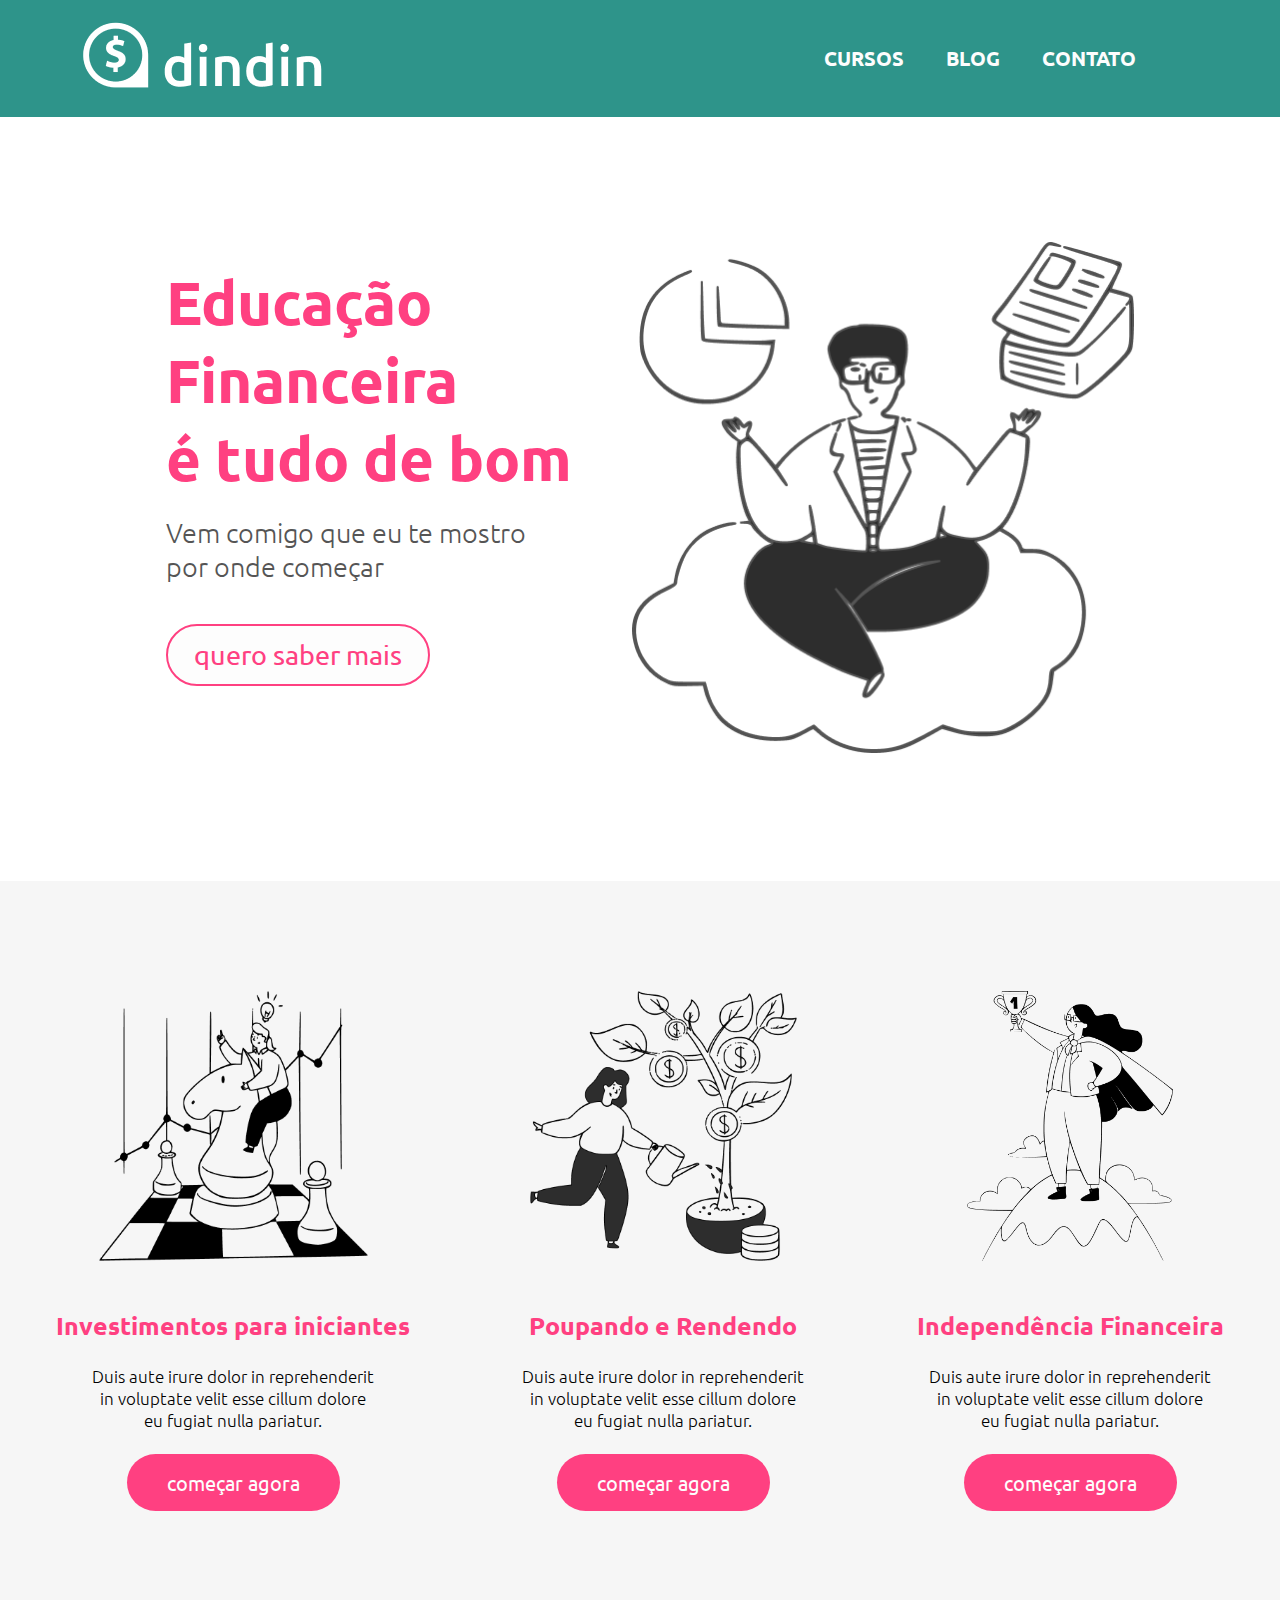
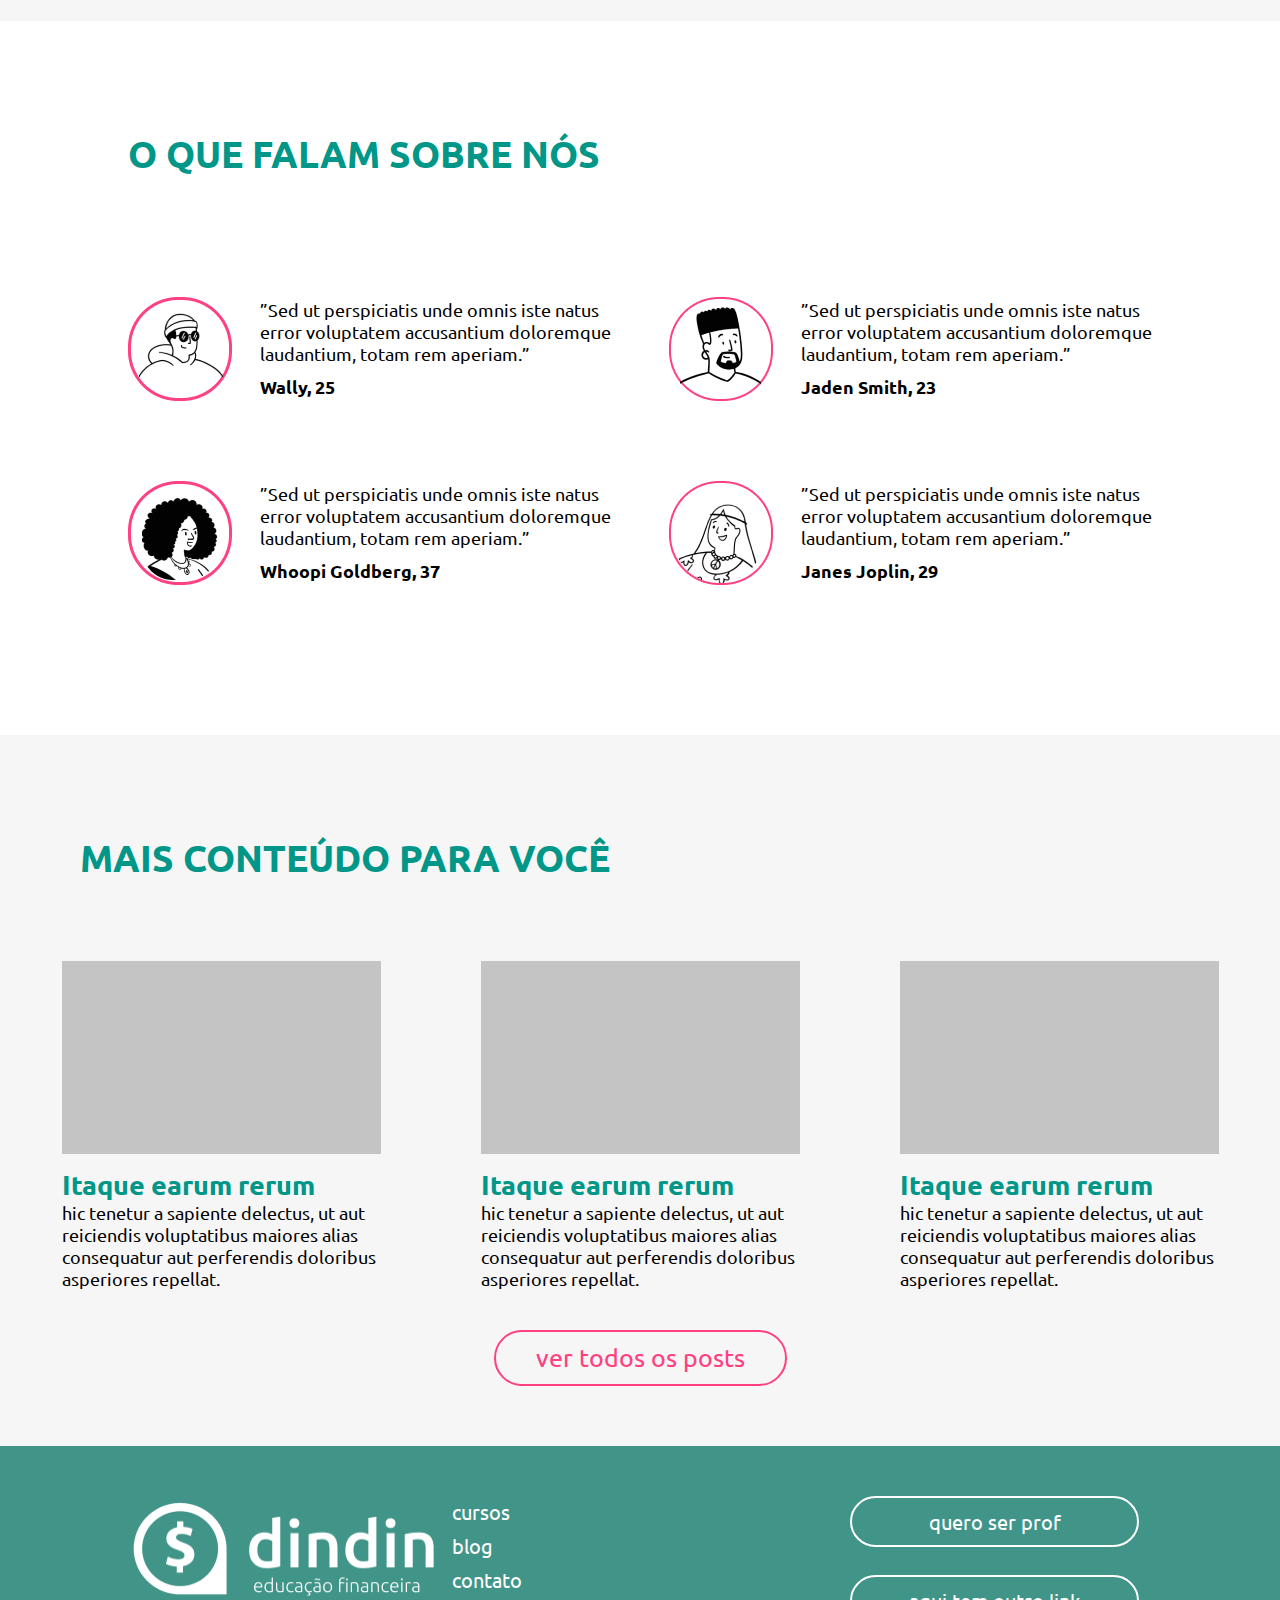
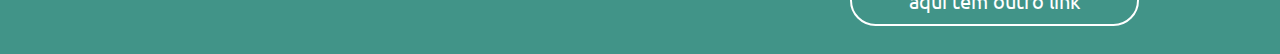
<file: index.html>
<!DOCTYPE html>
<html lang="pt-br">
  <head>
    <meta charset="utf-8" />
    <title>Dindin - Home</title>
    <meta name="viewport" content="width=device-width, initial-scale=1" />
    <link rel="stylesheet" href="src/style.css" />
    <link rel="preconnect" href="https://fonts.googleapis.com" />
    <link rel="preconnect" href="https://fonts.gstatic.com" crossorigin />
    <link
      href="https://fonts.googleapis.com/css2?family=Ubuntu:wght@300;400;700&display=swap"
      rel="stylesheet"
    />
  </head>
  <body>
    <header>
      <div id="logo">
        <a href="index.html"
          ><img src="src/imagens/logo-header.png" alt="logo dindin"
        /></a>
      </div>

      <ul>
        <li>
          <a href="cursos.html">CURSOS</a>
        </li>

        <li>
          <a href="blog.html">BLOG</a>
        </li>

        <li>
          <a href="contato.html">CONTATO</a>
        </li>
      </ul>
    </header>
    <main>
      <section id="home">
        <div id="home-texto">
          <h1>Educação<br />Financeira<br />é tudo de bom</h1>
          <h6>Vem comigo que eu te mostro<br />por onde começar</h6>
          <button>quero saber mais</button>
        </div>
        <div id="home-imagem">
          <img src="src/imagens/ilustra-banner.png" />
        </div>
      </section>

      <section id="cursos">
        <div class="curso">
          <img src="src/imagens/ilustra-poupando.png" />
          <h1>Investimentos para iniciantes</h1>
          <p>
            Duis aute irure dolor in reprehenderit<br />in voluptate velit esse
            cillum dolore<br />eu fugiat nulla pariatur.
          </p>
          <a href="./curso.html">
            <button>começar agora</button>
          </a>
        </div>
        <div class="curso">
          <img src="src/imagens/ilustra-investimento.png" />
          <h1>Poupando e Rendendo</h1>
          <p>
            Duis aute irure dolor in reprehenderit<br />in voluptate velit esse
            cillum dolore<br />eu fugiat nulla pariatur.
          </p>
          <button>começar agora</button>
        </div>
        <div class="curso curso-03">
          <img src="src/imagens/ilustra-independencia.png" />
          <h1>Independência Financeira</h1>
          <p>
            Duis aute irure dolor in reprehenderit<br />in voluptate velit esse
            cillum dolore<br />eu fugiat nulla pariatur.
          </p>
          <button>começar agora</button>
        </div>
      </section>

      <section id="reviews">
        <div id="reviews-header">
          <h1>O QUE FALAM SOBRE NÓS</h1>
        </div>
        <div id="reviews-container">
          <div class="review">
            <img src="src/imagens/icon-wally.png" />
            <div class="review-text">
              <p>
                ”Sed ut perspiciatis unde omnis iste natus<br />error voluptatem
                accusantium doloremque<br />laudantium, totam rem aperiam.”
              </p>
              <h6>Wally, 25</h6>
            </div>
          </div>
          <div class="review">
            <img src="src/imagens/icon-jaden.png" />
            <div class="review-text">
              <p>
                ”Sed ut perspiciatis unde omnis iste natus<br />error voluptatem
                accusantium doloremque<br />laudantium, totam rem aperiam.”
              </p>
              <h6>Jaden Smith, 23</h6>
            </div>
          </div>
          <div class="review">
            <img src="src/imagens/icon-whoopi.png" />
            <div class="review-text">
              <p>
                ”Sed ut perspiciatis unde omnis iste natus<br />error voluptatem
                accusantium doloremque<br />laudantium, totam rem aperiam.”
              </p>
              <h6>Whoopi Goldberg, 37</h6>
            </div>
          </div>
          <div class="review">
            <img src="src/imagens/icon-jane.png" />
            <div class="review-text">
              <p>
                ”Sed ut perspiciatis unde omnis iste natus<br />error voluptatem
                accusantium doloremque<br />laudantium, totam rem aperiam.”
              </p>
              <h6>Janes Joplin, 29</h6>
            </div>
          </div>
        </div>
      </section>

      <section id="posts">
        <div id="posts-header">
          <h1>MAIS CONTEÚDO PARA VOCÊ</h1>
        </div>
        <div id="posts-container">
          <div class="postagem">
            <img src="src/imagens/rectangle-16.png" />
            <h1>Itaque earum rerum</h1>
            <p>
              hic tenetur a sapiente delectus, ut aut<br />reiciendis
              voluptatibus maiores alias<br />consequatur aut perferendis
              doloribus<br />asperiores repellat.
            </p>
          </div>
          <div class="postagem">
            <img src="src/imagens/rectangle-16.png" />
            <h1>Itaque earum rerum</h1>
            <p>
              hic tenetur a sapiente delectus, ut aut<br />reiciendis
              voluptatibus maiores alias<br />consequatur aut perferendis
              doloribus<br />asperiores repellat.
            </p>
          </div>
          <div class="postagem">
            <img src="src/imagens/rectangle-16.png" />
            <h1>Itaque earum rerum</h1>
            <p>
              hic tenetur a sapiente delectus, ut aut<br />reiciendis
              voluptatibus maiores alias<br />consequatur aut perferendis
              doloribus<br />asperiores repellat.
            </p>
          </div>
        </div>
        <div class="btn-vermelho-vazio">
          <a href="./post.html"> <button>ver todos os posts</button></a>
        </div>
      </section>
    </main>
    <footer>
      <a href="#logo">
        <img
          src="src/imagens/logo-footer.png"
          alt="logo dindin"
          class="logo-footer"
        />
      </a>

      <div class="links">
        <ul>
          <li>
            <a href="cursos.html">cursos</a>
          </li>

          <li>
            <a href="blog.html">blog</a>
          </li>

          <li>
            <a href="contato.html">contato</a>
          </li>
        </ul>
      </div>

      <div class="buttons">
        <button>
          <a href="#">quero ser prof</a>
        </button>
        <button>
          <a href="#">aqui tem outro link</a>
        </button>
      </div>
    </footer>

    <script src="" async defer></script>
  </body>
</html>
</file>
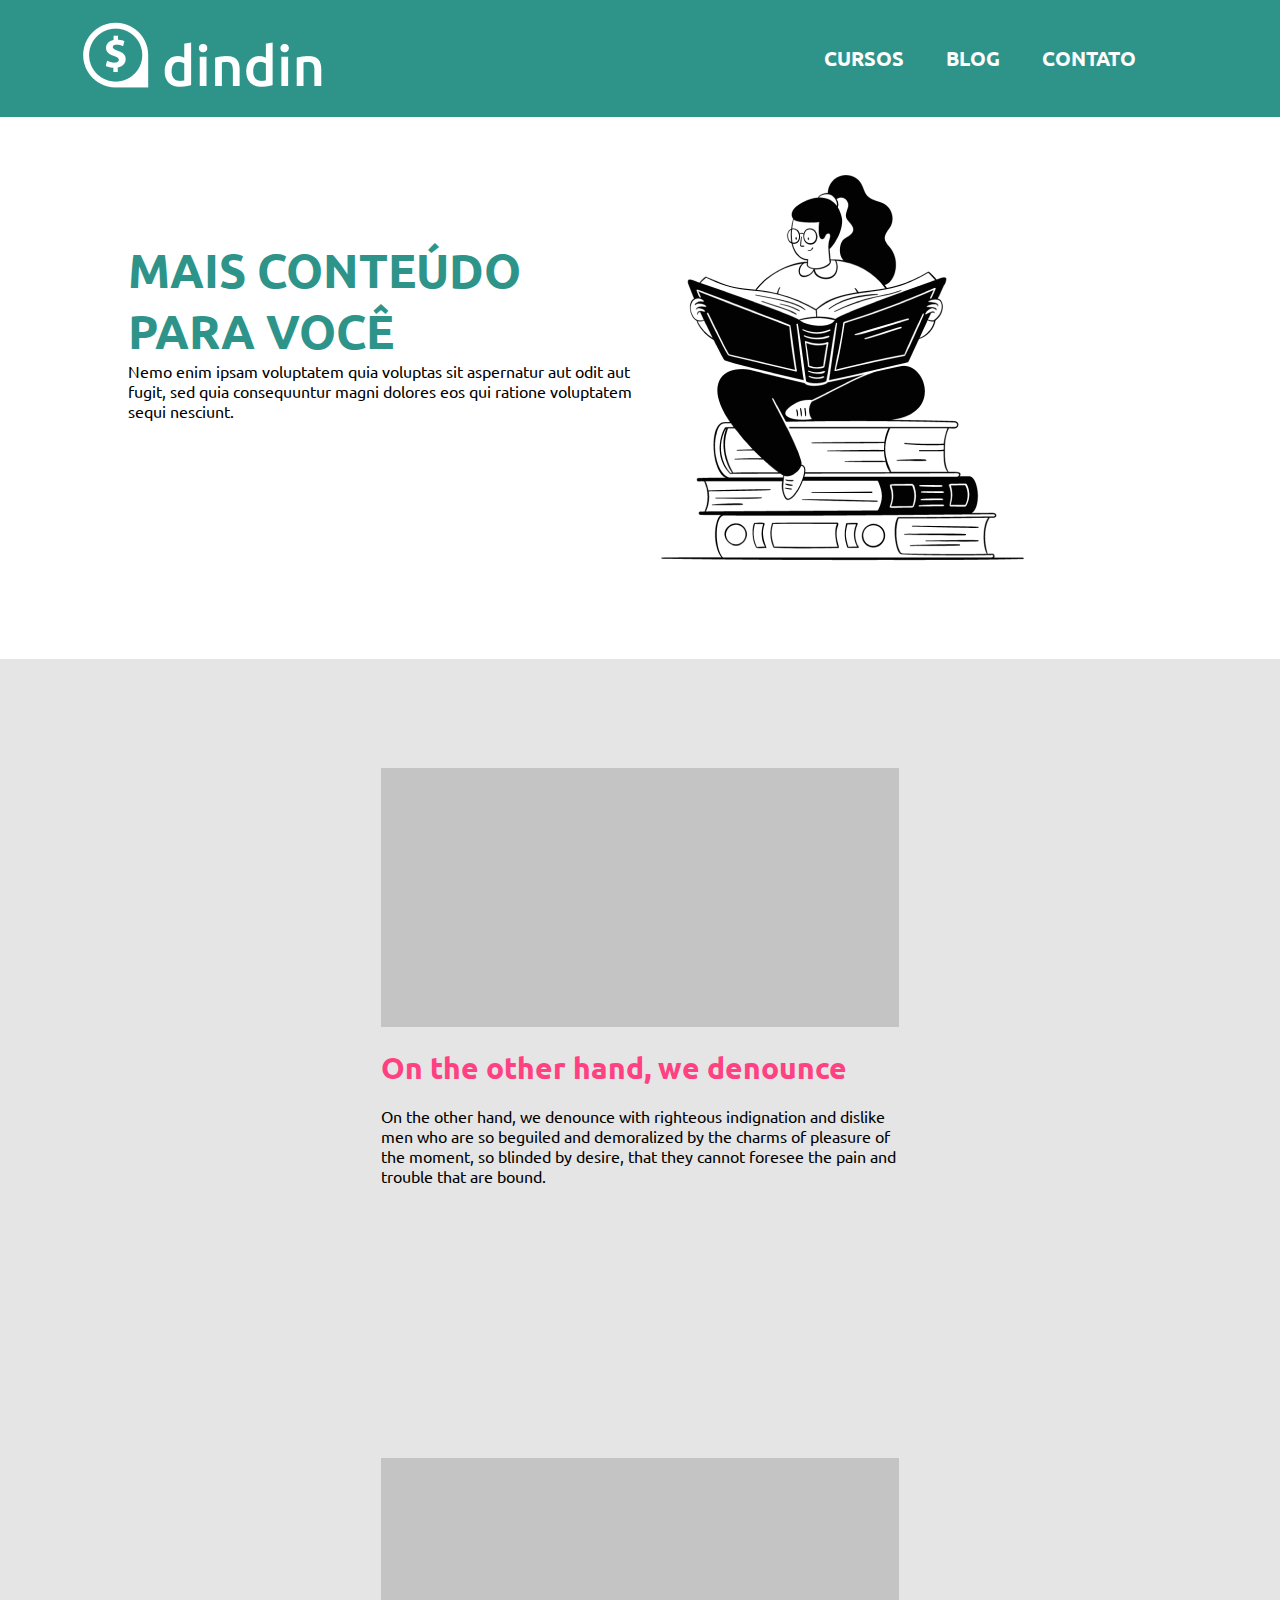
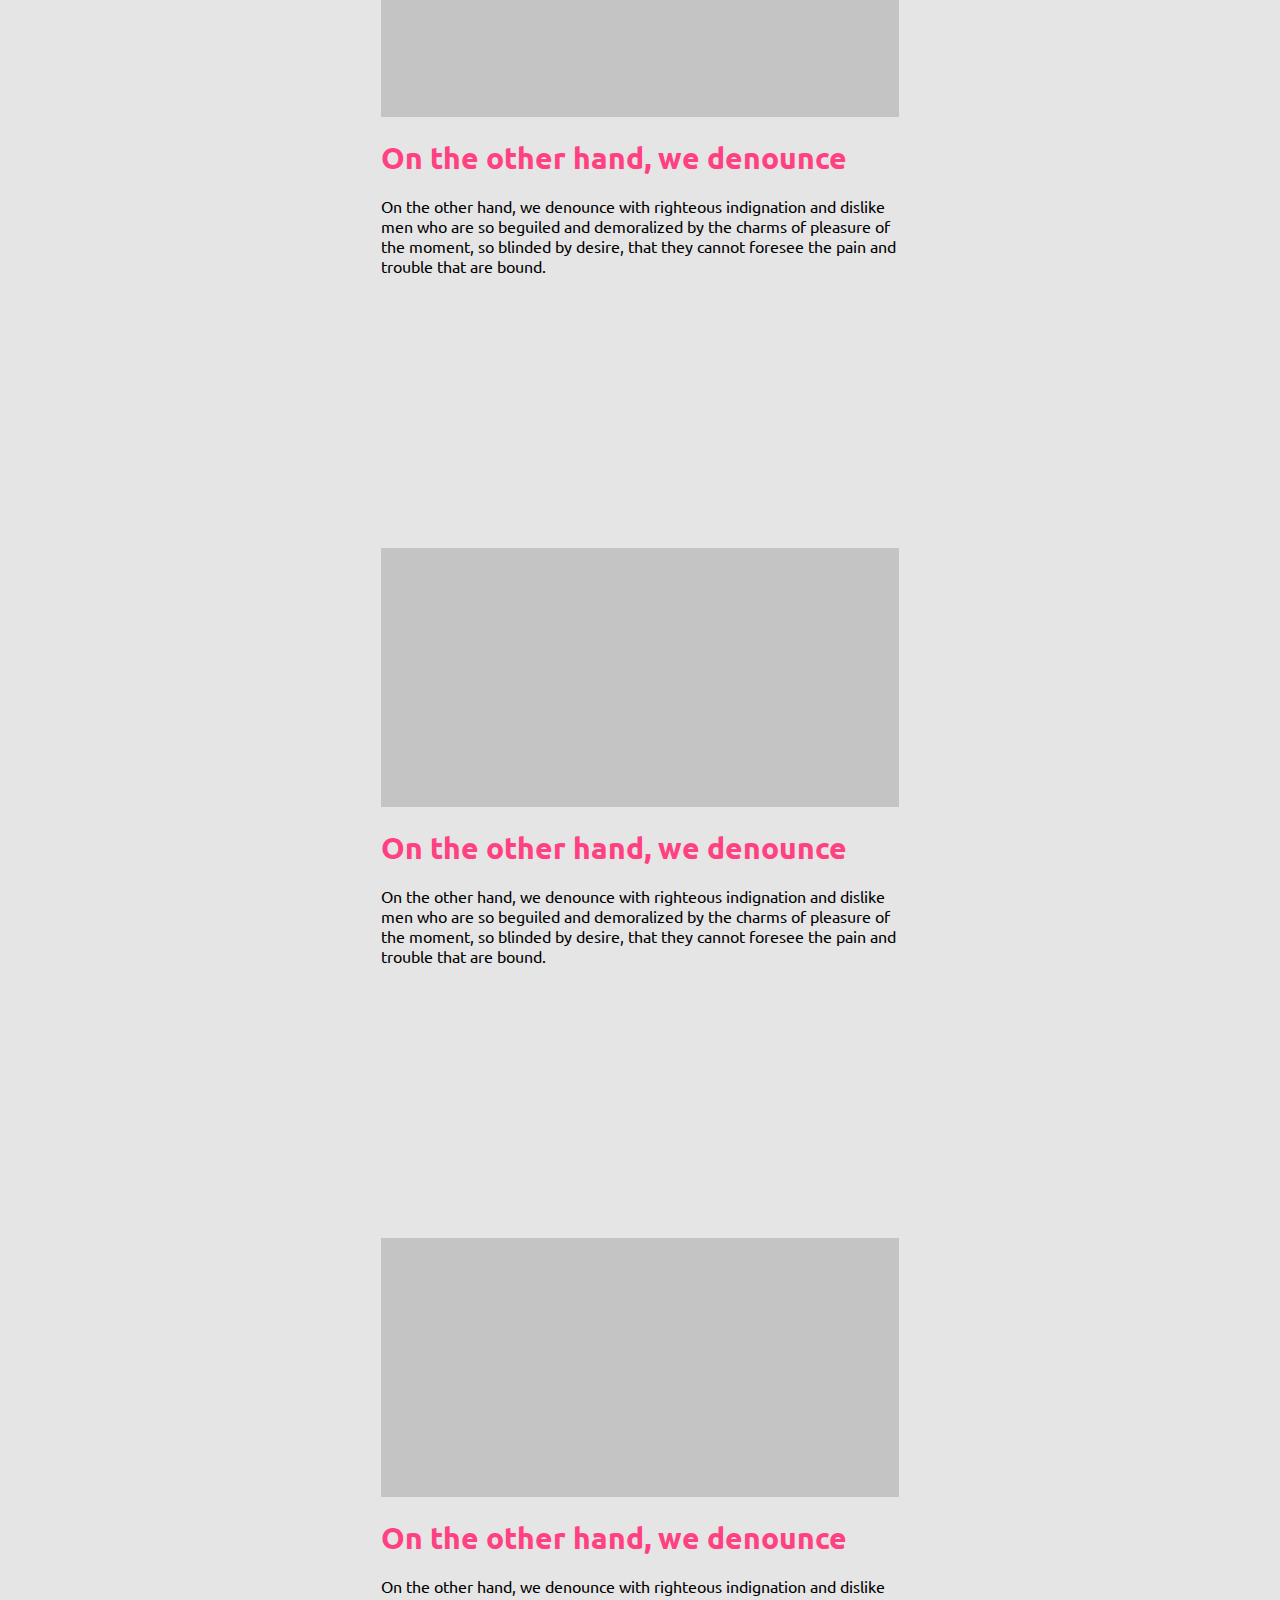
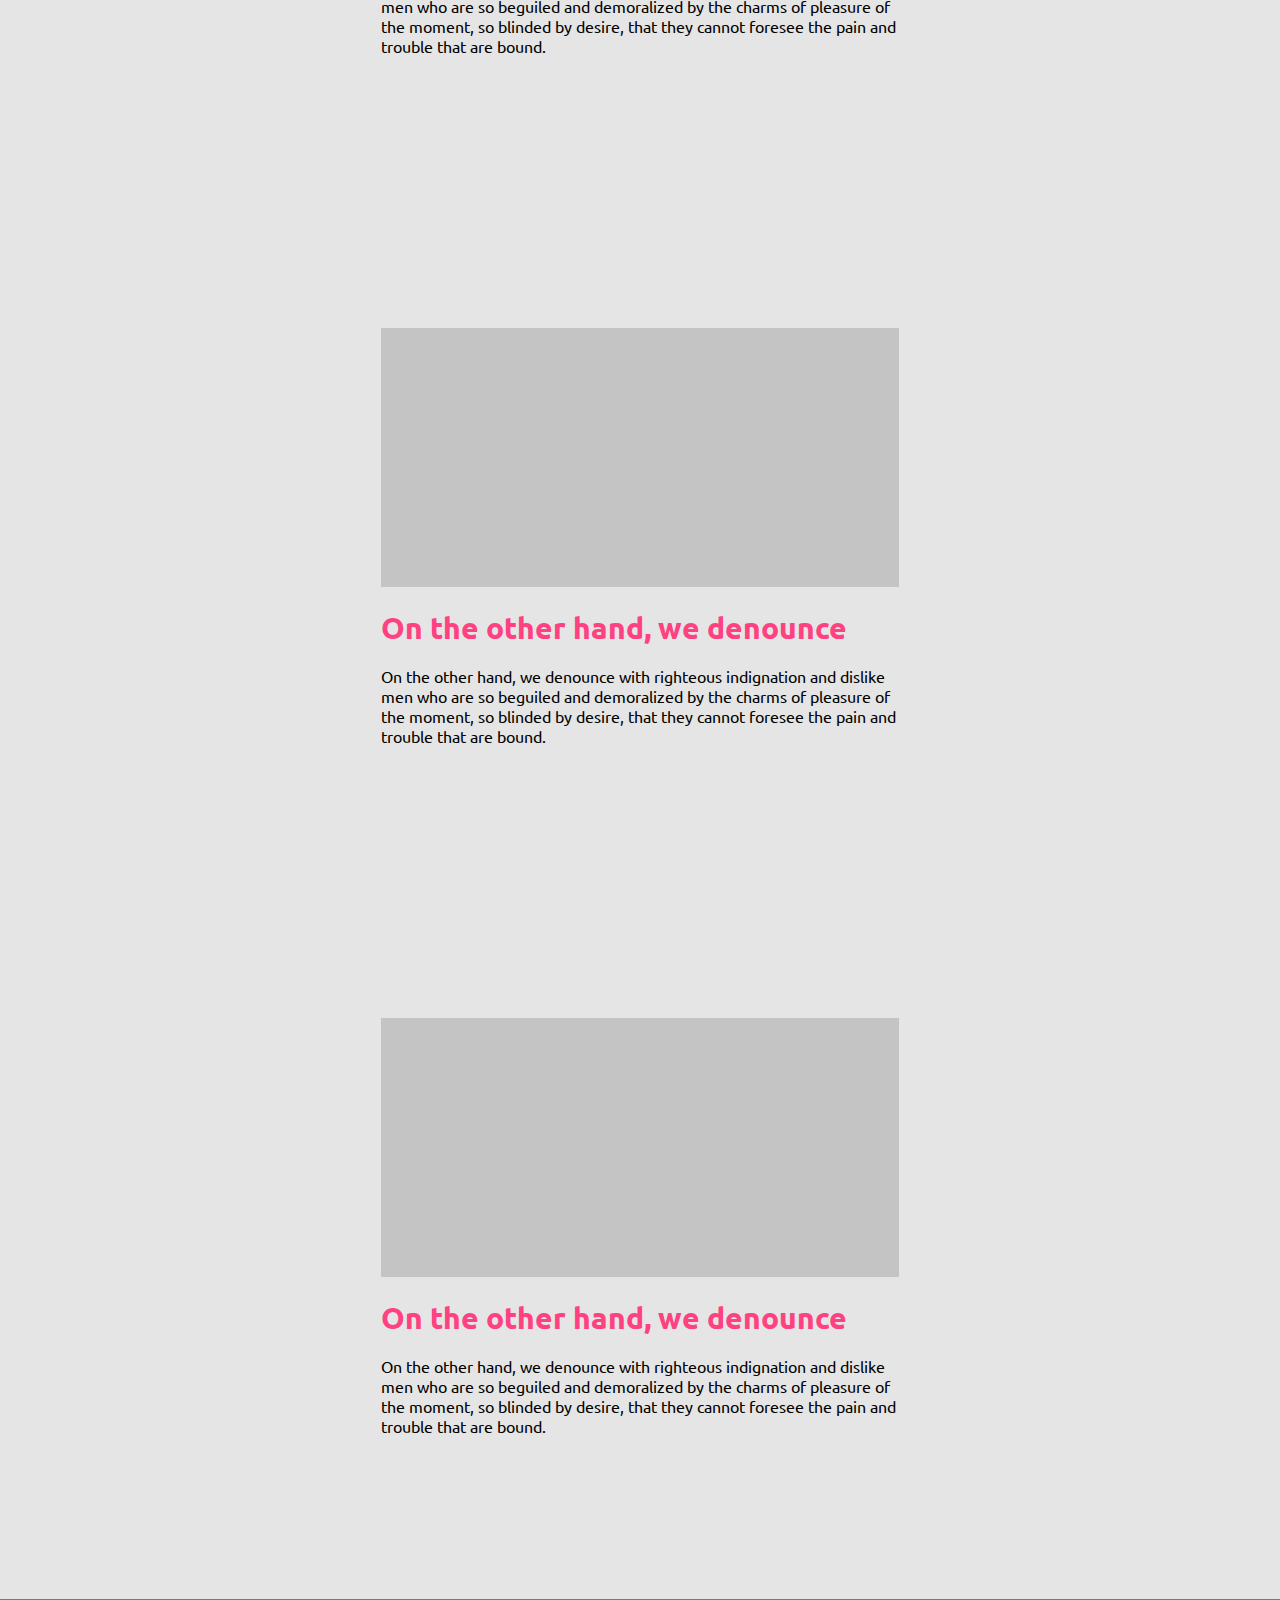
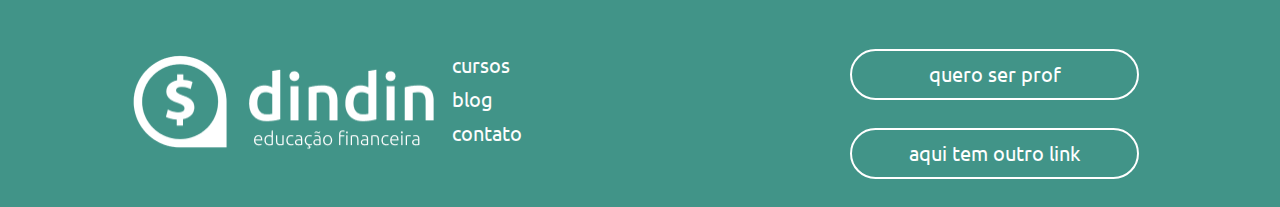
<file: blog.html>
<!DOCTYPE html>
<html lang="pt_BR">
  <head>
    <meta charset="utf-8">
    <title>Dindin - Blog</title>
    <meta name="viewport" content="width=device-width, initial-scale=1">
    <link rel="stylesheet" href="src/style.css">
    <link rel="preconnect" href="https://fonts.googleapis.com">
    <link rel="preconnect" href="https://fonts.gstatic.com" crossorigin>
    <link href="https://fonts.googleapis.com/css2?family=Ubuntu:wght@300;400;700&display=swap" rel="stylesheet">

  </head>
  <body>
    <header>
      <div id="logo">
          <a href="index.html"><img src="src/imagens/logo-header.png" alt="logo dindin" /></a>
      </div>

      <ul>
        <li>
          <a href="cursos.html">CURSOS</a>
        </li>

        <li>
          <a href="blog.html">BLOG</a>
        </li>

        <li>
          <a href="contato.html">CONTATO</a>
        </li>
      </ul>
    </header>

    <section id="blog">
      <main>
        <div>
          <h1>MAIS CONTEÚDO PARA VOCÊ</h1>
          <p>
            Nemo enim ipsam voluptatem quia voluptas sit aspernatur aut odit aut
            fugit, sed quia consequuntur magni dolores eos qui ratione
            voluptatem sequi nesciunt.
          </p>
        </div>

        <div>
          <img
          src="src/imagens/ilustra-blog.png"
          alt="mulher lendo livro"/>
        </div>
        
      </main>
    </section>

    <section class="posts">
      <div class="col-a">
        <div class="post">
          <img src="src/imagens/post.png" alt="" />
          <a href="post.html"><h3>On the other hand, we denounce</h3></a>
          <p>
            On the other hand, we denounce with righteous indignation and
            dislike men who are so beguiled and demoralized by the charms of
            pleasure of the moment, so blinded by desire, that they cannot
            foresee the pain and trouble that are bound.
          </p>
        </div>

        <div class="post">
          <img src="src/imagens/post.png" alt="" />
          <a href="post.html"><h3>On the other hand, we denounce</h3></a>
          <p>
            On the other hand, we denounce with righteous indignation and
            dislike men who are so beguiled and demoralized by the charms of
            pleasure of the moment, so blinded by desire, that they cannot
            foresee the pain and trouble that are bound.
          </p>
        </div>

        <div class="post">
          <img src="src/imagens/post.png" alt="" />
          <a href="post.html"><h3>On the other hand, we denounce</h3></a>
          <p>
            On the other hand, we denounce with righteous indignation and
            dislike men who are so beguiled and demoralized by the charms of
            pleasure of the moment, so blinded by desire, that they cannot
            foresee the pain and trouble that are bound.
          </p>
        </div>
      </div>

      <div class="col-b">
        <div class="post">
          <img src="src/imagens/post.png" alt="" />
          <a href="post.html"><h3>On the other hand, we denounce</h3></a>
          <p>
            On the other hand, we denounce with righteous indignation and
            dislike men who are so beguiled and demoralized by the charms of
            pleasure of the moment, so blinded by desire, that they cannot
            foresee the pain and trouble that are bound.
          </p>
        </div>

        <div class="post">
          <img src="src/imagens/post.png" alt="" />
          <a href="post.html"><h3>On the other hand, we denounce</h3></a>
          <p>
            On the other hand, we denounce with righteous indignation and
            dislike men who are so beguiled and demoralized by the charms of
            pleasure of the moment, so blinded by desire, that they cannot
            foresee the pain and trouble that are bound.
          </p>
        </div>

        <div class="post">
          <img src="src/imagens/post.png" alt="" />
          <a href="post.html"><h3>On the other hand, we denounce</h3></a>
          <p>
            On the other hand, we denounce with righteous indignation and
            dislike men who are so beguiled and demoralized by the charms of
            pleasure of the moment, so blinded by desire, that they cannot
            foresee the pain and trouble that are bound.
          </p>
        </div>
      </div>
    </section>

    <footer>
      <a href="#logo">
        <img
          src="src/imagens/logo-footer.png"
          alt="logo dindin"
          class="logo-footer"
        />
      </a>

      <div class="links">
        <ul>
          <li>
            <a href="cursos.html">cursos</a>
          </li>

          <li>
            <a href="blog.html">blog</a>
          </li>

          <li>
            <a href="contato.html">contato</a>
          </li>
        </ul>
      </div>

      <div class="buttons">
        <button>
          <a href="#">quero ser prof</a>
        </button>
        <button>
          <a href="#">aqui tem outro link</a>
        </button>
      </div>
    </footer>
  </body>
</html>
</file>
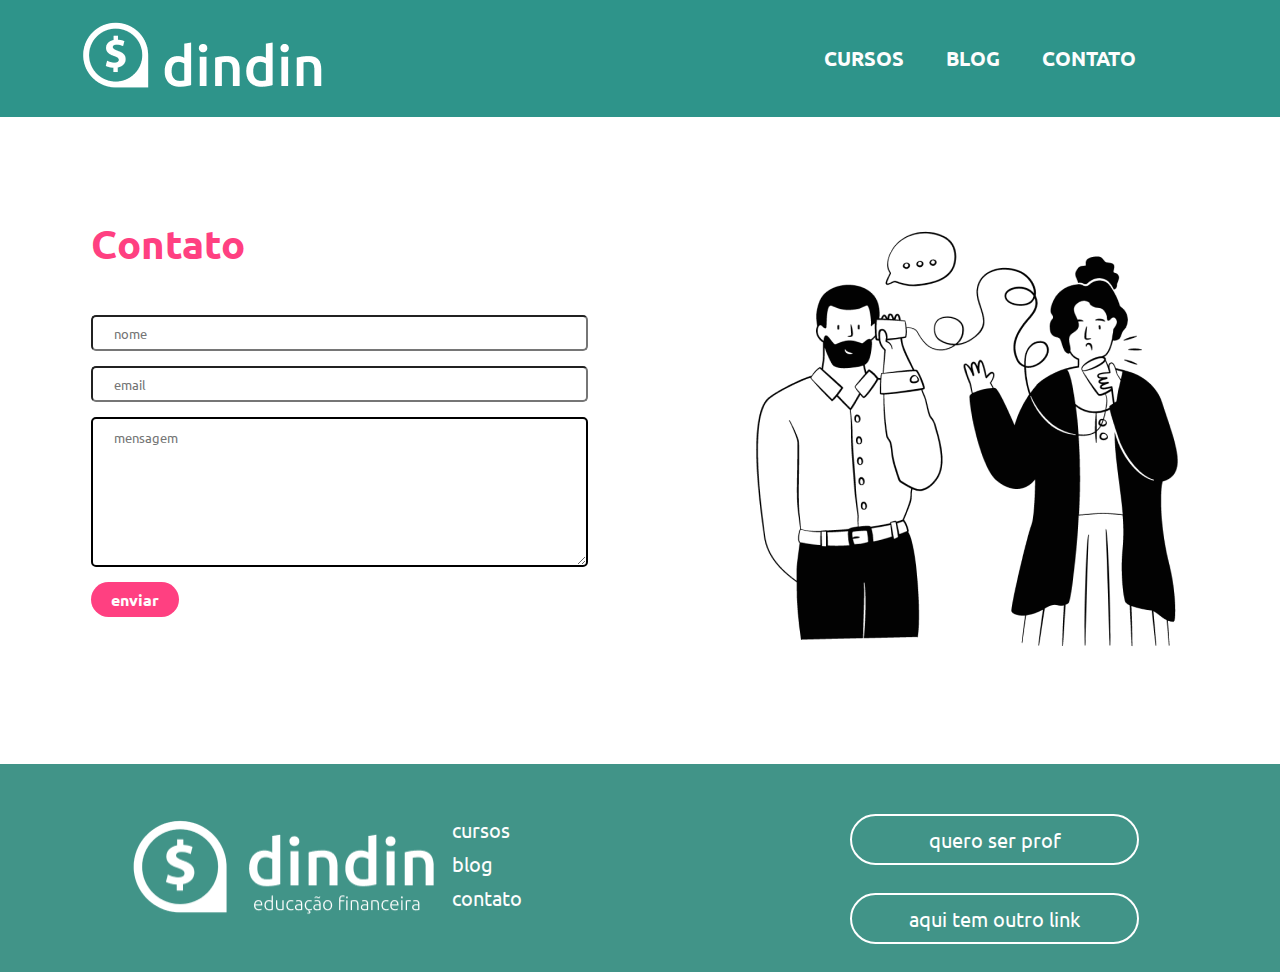
<file: contato.html>
<!DOCTYPE html>
<html lang="pt-br">
    <head>
        <meta charset="utf-8">
        <title>Dindin - Contato</title>
        <meta name="viewport" content="width=device-width, initial-scale=1">
        <link rel="stylesheet" href="src/style.css">
        <link rel="preconnect" href="https://fonts.googleapis.com">
        <link rel="preconnect" href="https://fonts.gstatic.com" crossorigin>
        <link href="https://fonts.googleapis.com/css2?family=Ubuntu:wght@300;400;700&display=swap" rel="stylesheet">

    </head>
    <body>
      <header>
        <div id="logo">
            <a href="index.html"><img src="src/imagens/logo-header.png" alt="logo dindin" /></a>
        </div>
  
        <ul>
          <li>
            <a href="cursos.html">CURSOS</a>
          </li>
  
          <li>
            <a href="blog.html">BLOG</a>
          </li>
  
          <li>
            <a href="contato.html">CONTATO</a>
          </li>
        </ul>
      </header>
      <main>
          <section id="contato">
              <div id="contato-form">
                  <h1>Contato</h1>
                  <form method="GET">
                      <input type="text" placeholder="nome" name="nome">
                      <input type="email" placeholder="email" name="email">
                      <textarea rows="8" placeholder="mensagem" name="mensagem"></textarea>
                      <button type="submit">enviar</button>
                  </form>
              </div>
              <div id="contato-imagem">
                  <img src="src/imagens/ilustra-contato.png">
              </div>
          </section>

      </main>
      <footer>
        <a href="#logo">
          <img
            src="src/imagens/logo-footer.png"
            alt="logo dindin"
            class="logo-footer"
          />
        </a>
  
        <div class="links">
          <ul>
            <li>
              <a href="cursos.html">cursos</a>
            </li>
  
            <li>
              <a href="blog.html">blog</a>
            </li>
  
            <li>
              <a href="contato.html">contato</a>
            </li>
          </ul>
        </div>
  
        <div class="buttons">
          <button>
            <a href="#">quero ser prof</a>
          </button>
          <button>
            <a href="#">aqui tem outro link</a>
          </button>
        </div>
      </footer>
        
        <script src="" async defer></script>
    </body>
</html>
</file>
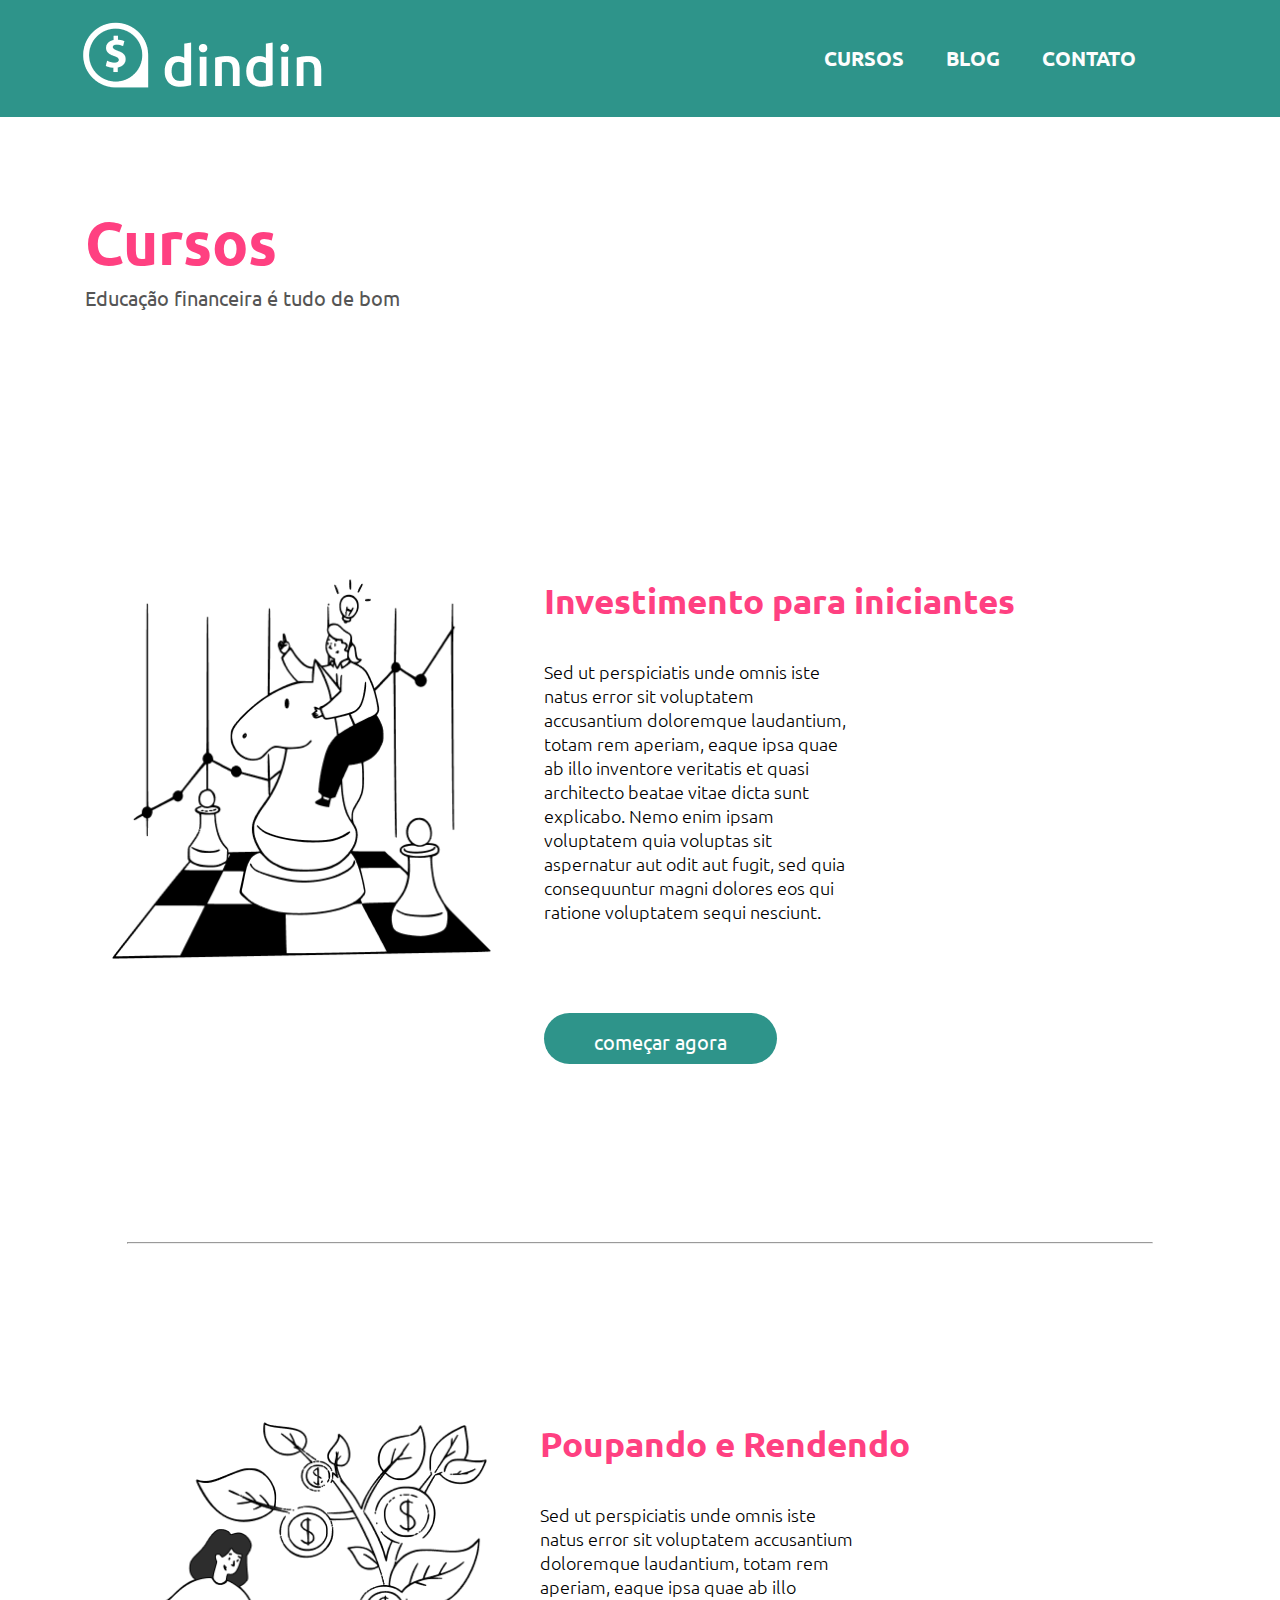
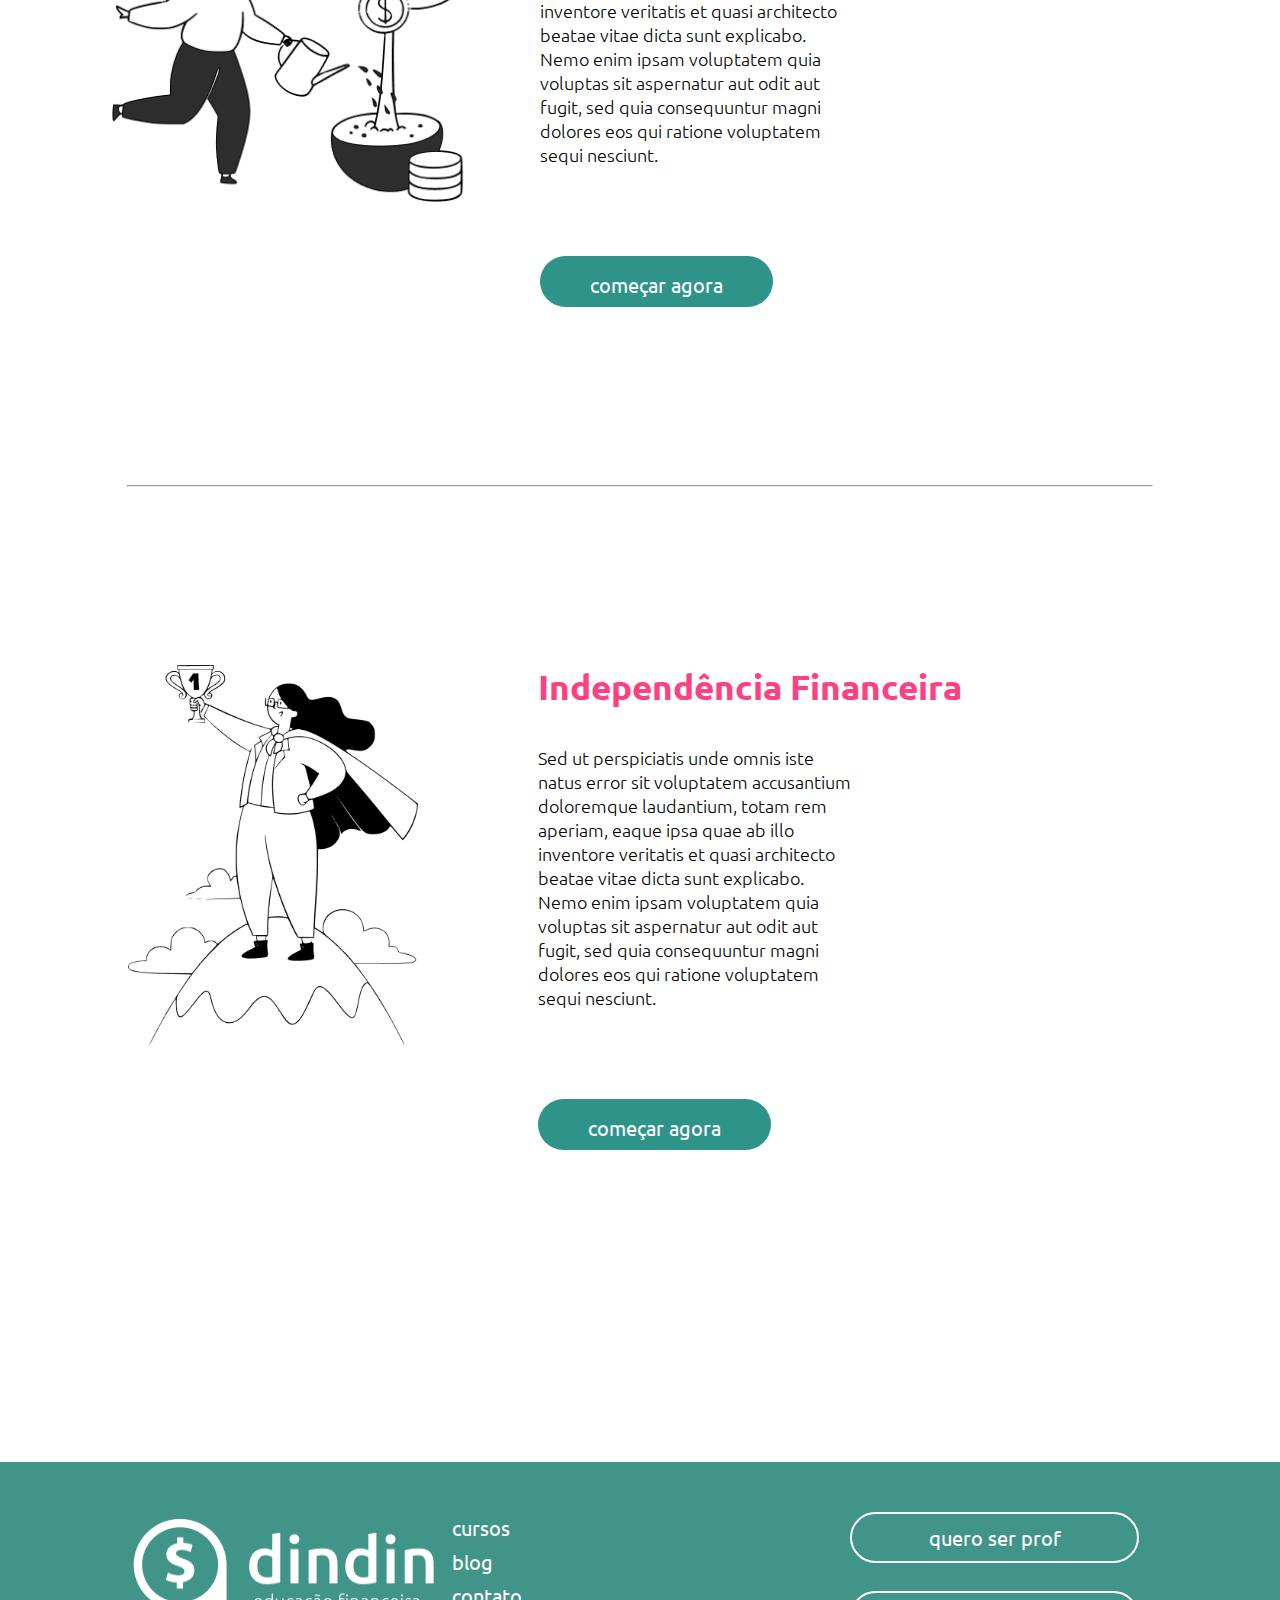
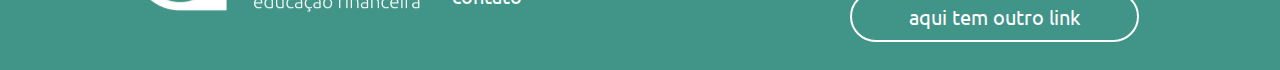
<file: cursos.html>
<!DOCTYPE html>
<html lang="pt_BR">
  <head>
    <meta charset="utf-8" />
    <title>Dindin - Cursos</title>
    <meta name="viewport" content="width=device-width, initial-scale=1" />
    <link rel="stylesheet" href="src/style.css" />
    <link rel="preconnect" href="https://fonts.googleapis.com" />
    <link rel="preconnect" href="https://fonts.gstatic.com" crossorigin />
    <link
      href="https://fonts.googleapis.com/css2?family=Ubuntu:wght@300;400;700&display=swap"
      rel="stylesheet"
    />
  </head>
  <body>
    <header>
      <div id="logo">
        <a href="index.html"
          ><img src="src/imagens/logo-header.png" alt="logo dindin"
        /></a>
      </div>

      <ul>
        <li>
          <a href="cursos.html">CURSOS</a>
        </li>

        <li>
          <a href="blog.html">BLOG</a>
        </li>

        <li>
          <a href="contato.html">CONTATO</a>
        </li>
      </ul>
    </header>

    <section class="tittle">
      <h1>Cursos</h1>
      <p>Educação financeira é tudo de bom</p>
    </section>

    <section id="cursos-container">
      <div class="curso">
        <img src="src/imagens/ilustra-poupando.png" alt="" />

        <div class="curso-texto">
          <a href="curso.html">
            <h2>Investimento para iniciantes</h2>
          </a>

          <p>
            Sed ut perspiciatis unde omnis iste natus error sit voluptatem
            accusantium doloremque laudantium, totam rem aperiam, eaque ipsa
            quae ab illo inventore veritatis et quasi architecto beatae vitae
            dicta sunt explicabo. Nemo enim ipsam voluptatem quia voluptas sit
            aspernatur aut odit aut fugit, sed quia consequuntur magni dolores
            eos qui ratione voluptatem sequi nesciunt.
          </p>

          <button>
            <a href="./curso.html"> começar agora </a>
          </button>
        </div>
      </div>

      <hr />

      <div class="curso">
        <img src="src/imagens/ilustra-investimento.png" alt="" />

        <div class="curso-texto">
          <a href="curso.html"><h2>Poupando e Rendendo</h2></a>
          <p>
            Sed ut perspiciatis unde omnis iste natus error sit voluptatem
            accusantium doloremque laudantium, totam rem aperiam, eaque ipsa
            quae ab illo inventore veritatis et quasi architecto beatae vitae
            dicta sunt explicabo. Nemo enim ipsam voluptatem quia voluptas sit
            aspernatur aut odit aut fugit, sed quia consequuntur magni dolores
            eos qui ratione voluptatem sequi nesciunt.
          </p>

          <button>
            <a href="#"> começar agora </a>
          </button>
        </div>
      </div>

      <hr />

      <div class="curso curso-03">
        <img src="src/imagens/ilustra-independencia.png" alt="" />

        <div class="curso-texto text-03">
          <a href="curso.html"><h2>Independência Financeira</h2></a>
          <p>
            Sed ut perspiciatis unde omnis iste natus error sit voluptatem
            accusantium doloremque laudantium, totam rem aperiam, eaque ipsa
            quae ab illo inventore veritatis et quasi architecto beatae vitae
            dicta sunt explicabo. Nemo enim ipsam voluptatem quia voluptas sit
            aspernatur aut odit aut fugit, sed quia consequuntur magni dolores
            eos qui ratione voluptatem sequi nesciunt.
          </p>

          <button>
            <a href="#"> começar agora </a>
          </button>
        </div>
      </div>
    </section>

    <footer>
      <a href="#logo">
        <img
          src="src/imagens/logo-footer.png"
          alt="logo dindin"
          class="logo-footer"
        />
      </a>

      <div class="links">
        <ul>
          <li>
            <a href="cursos.html">cursos</a>
          </li>

          <li>
            <a href="blog.html">blog</a>
          </li>

          <li>
            <a href="contato.html">contato</a>
          </li>
        </ul>
      </div>

      <div class="buttons">
        <button>
          <a href="#">quero ser prof</a>
        </button>
        <button>
          <a href="#">aqui tem outro link</a>
        </button>
      </div>
    </footer>
  </body>
</html>
</file>
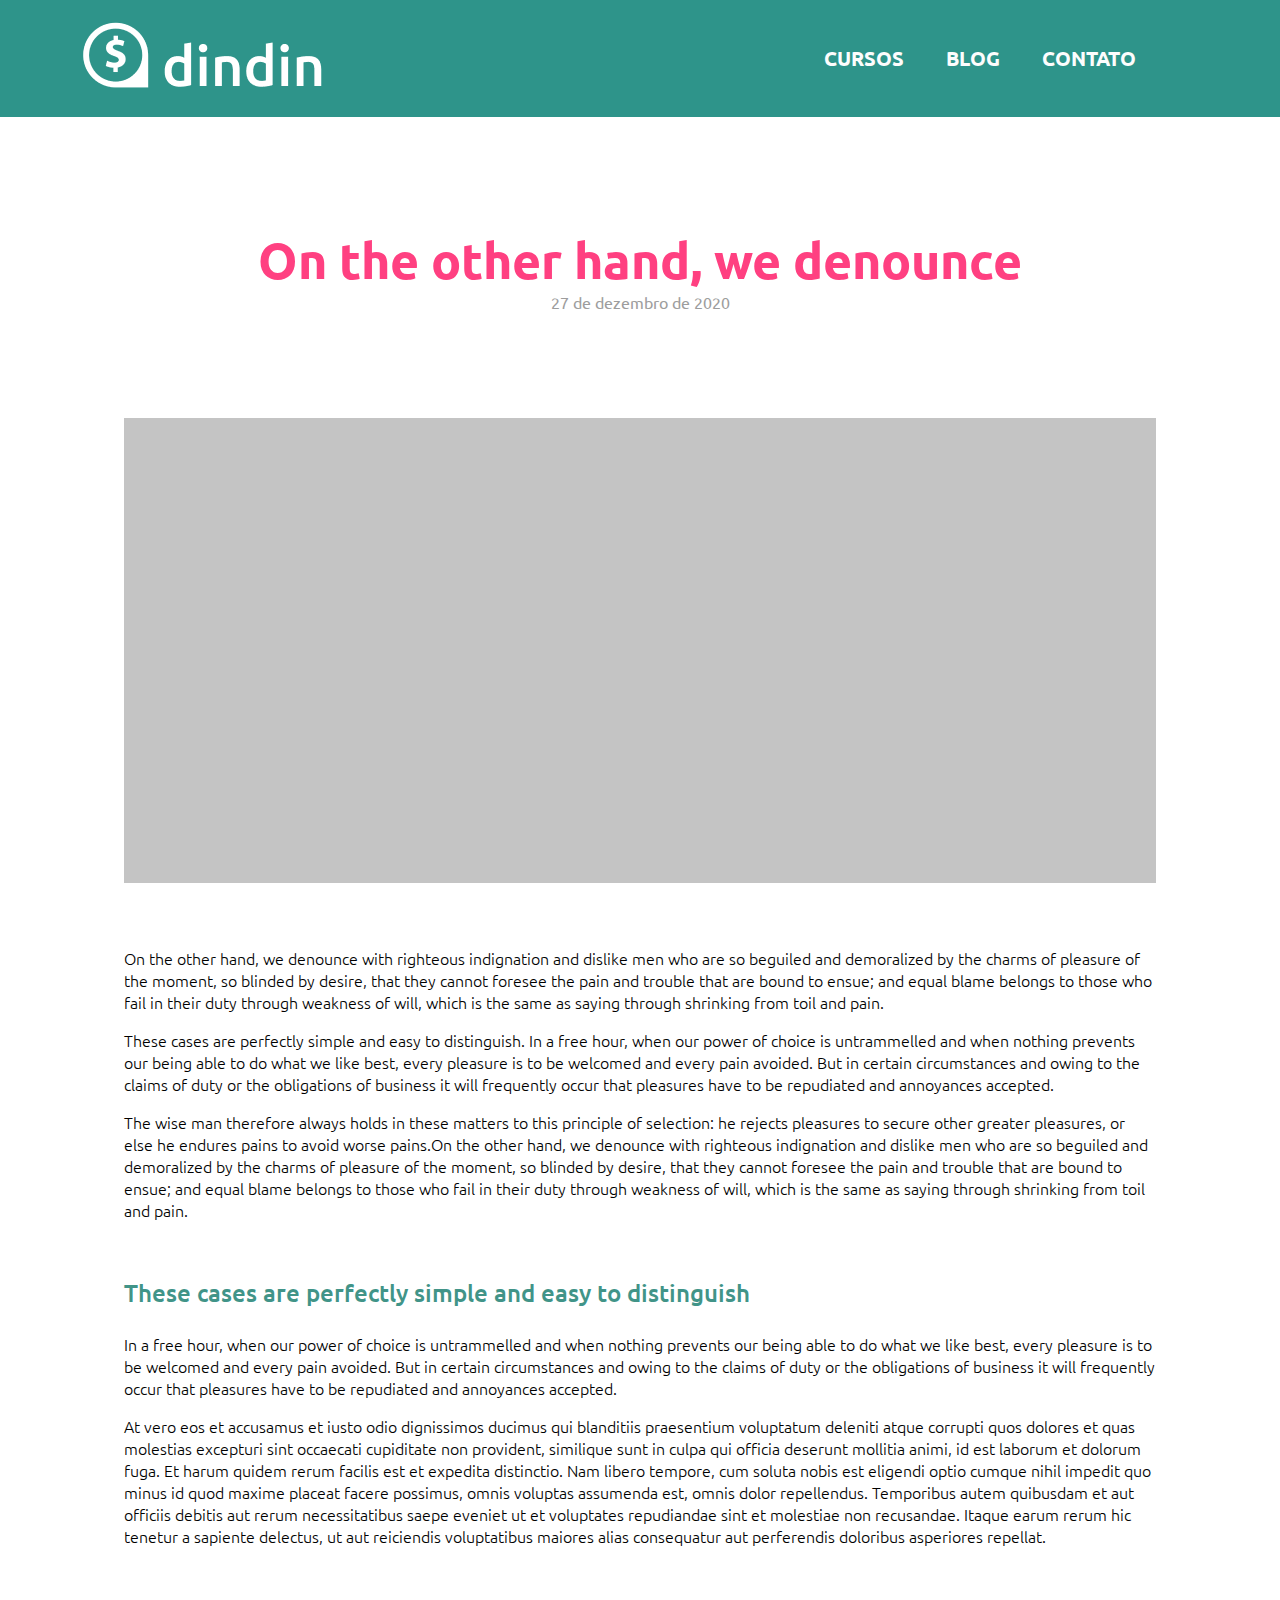
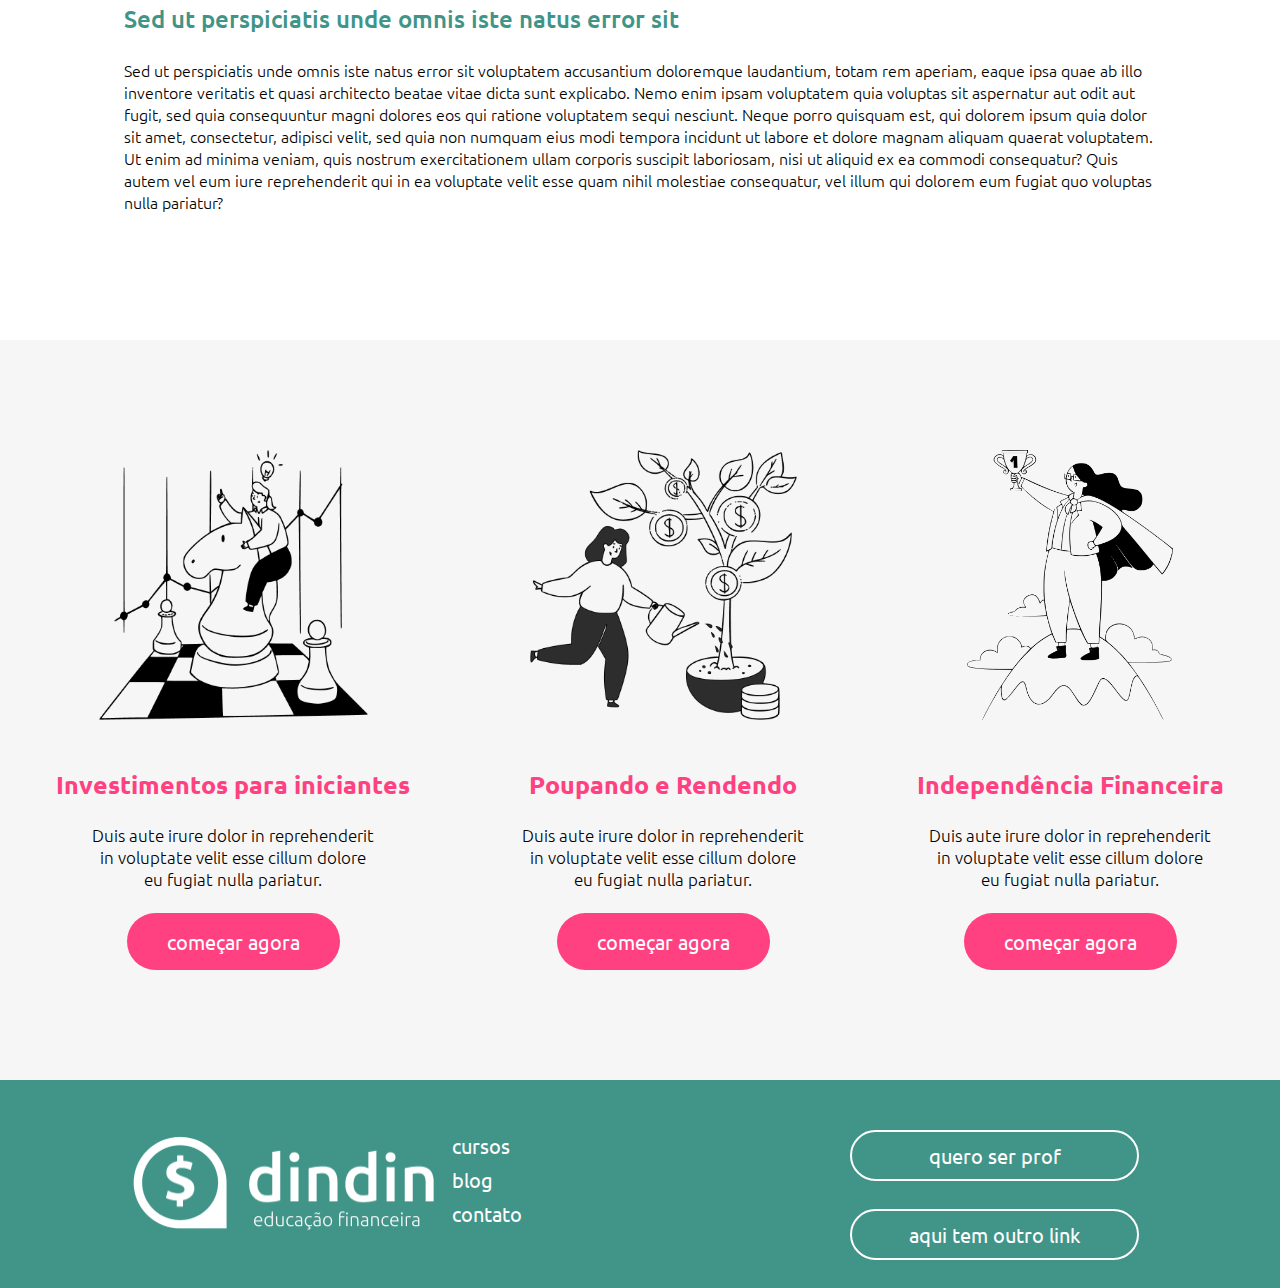
<file: post.html>
<!DOCTYPE html>
<html lang="pt_BR">
  <head>
    <meta charset="utf-8" />
    <title>Dindin - Home</title>
    <meta name="viewport" content="width=device-width, initial-scale=1" />
    <link rel="stylesheet" href="src/style.css" />
    <link rel="preconnect" href="https://fonts.googleapis.com" />
    <link rel="preconnect" href="https://fonts.gstatic.com" crossorigin />
    <link
      href="https://fonts.googleapis.com/css2?family=Ubuntu:wght@300;400;700&display=swap"
      rel="stylesheet"
    />
  </head>
  <body>
    <header>
      <div id="logo">
        <a href="index.html"
          ><img src="src/imagens/logo-header.png" alt="logo dindin"
        /></a>
      </div>

      <ul>
        <li>
          <a href="cursos.html">CURSOS</a>
        </li>

        <li>
          <a href="blog.html">BLOG</a>
        </li>

        <li>
          <a href="contato.html">CONTATO</a>
        </li>
      </ul>
    </header>

    <section>
      <main id="post">
        <div class="tittle">
          <h1>On the other hand, we denounce</h1>
          <p>27 de dezembro de 2020</p>
        </div>

        <img src="src/imagens/foto-post.png" alt="" />

        <div class="content">
          <p>
            On the other hand, we denounce with righteous indignation and
            dislike men who are so beguiled and demoralized by the charms of
            pleasure of the moment, so blinded by desire, that they cannot
            foresee the pain and trouble that are bound to ensue; and equal
            blame belongs to those who fail in their duty through weakness of
            will, which is the same as saying through shrinking from toil and
            pain.
          </p>
          <p>
            These cases are perfectly simple and easy to distinguish. In a free
            hour, when our power of choice is untrammelled and when nothing
            prevents our being able to do what we like best, every pleasure is
            to be welcomed and every pain avoided. But in certain circumstances
            and owing to the claims of duty or the obligations of business it
            will frequently occur that pleasures have to be repudiated and
            annoyances accepted.
          </p>
          <p>
            The wise man therefore always holds in these matters to this
            principle of selection: he rejects pleasures to secure other greater
            pleasures, or else he endures pains to avoid worse pains.On the
            other hand, we denounce with righteous indignation and dislike men
            who are so beguiled and demoralized by the charms of pleasure of the
            moment, so blinded by desire, that they cannot foresee the pain and
            trouble that are bound to ensue; and equal blame belongs to those
            who fail in their duty through weakness of will, which is the same
            as saying through shrinking from toil and pain.
          </p>

          <h2>These cases are perfectly simple and easy to distinguish</h2>

          <p>
            In a free hour, when our power of choice is untrammelled and when
            nothing prevents our being able to do what we like best, every
            pleasure is to be welcomed and every pain avoided. But in certain
            circumstances and owing to the claims of duty or the obligations of
            business it will frequently occur that pleasures have to be
            repudiated and annoyances accepted.
          </p>
          <p>
            At vero eos et accusamus et iusto odio dignissimos ducimus qui
            blanditiis praesentium voluptatum deleniti atque corrupti quos
            dolores et quas molestias excepturi sint occaecati cupiditate non
            provident, similique sunt in culpa qui officia deserunt mollitia
            animi, id est laborum et dolorum fuga. Et harum quidem rerum facilis
            est et expedita distinctio. Nam libero tempore, cum soluta nobis est
            eligendi optio cumque nihil impedit quo minus id quod maxime placeat
            facere possimus, omnis voluptas assumenda est, omnis dolor
            repellendus. Temporibus autem quibusdam et aut officiis debitis aut
            rerum necessitatibus saepe eveniet ut et voluptates repudiandae sint
            et molestiae non recusandae. Itaque earum rerum hic tenetur a
            sapiente delectus, ut aut reiciendis voluptatibus maiores alias
            consequatur aut perferendis doloribus asperiores repellat.
          </p>

          <h2>Sed ut perspiciatis unde omnis iste natus error sit</h2>

          <p>
            Sed ut perspiciatis unde omnis iste natus error sit voluptatem
            accusantium doloremque laudantium, totam rem aperiam, eaque ipsa
            quae ab illo inventore veritatis et quasi architecto beatae vitae
            dicta sunt explicabo. Nemo enim ipsam voluptatem quia voluptas sit
            aspernatur aut odit aut fugit, sed quia consequuntur magni dolores
            eos qui ratione voluptatem sequi nesciunt. Neque porro quisquam est,
            qui dolorem ipsum quia dolor sit amet, consectetur, adipisci velit,
            sed quia non numquam eius modi tempora incidunt ut labore et dolore
            magnam aliquam quaerat voluptatem. Ut enim ad minima veniam, quis
            nostrum exercitationem ullam corporis suscipit laboriosam, nisi ut
            aliquid ex ea commodi consequatur? Quis autem vel eum iure
            reprehenderit qui in ea voluptate velit esse quam nihil molestiae
            consequatur, vel illum qui dolorem eum fugiat quo voluptas nulla
            pariatur?
          </p>
        </div>
      </main>
    </section>

    <section id="cursos">
      <div class="curso">
        <img src="src/imagens/ilustra-poupando.png" />
        <h1>Investimentos para iniciantes</h1>
        <p>
          Duis aute irure dolor in reprehenderit<br />in voluptate velit esse
          cillum dolore<br />eu fugiat nulla pariatur.
        </p>
        <a href="./curso.html">
          <button>começar agora</button>
        </a>
      </div>
      <div class="curso">
        <img src="src/imagens/ilustra-investimento.png" />
        <h1>Poupando e Rendendo</h1>
        <p>
          Duis aute irure dolor in reprehenderit<br />in voluptate velit esse
          cillum dolore<br />eu fugiat nulla pariatur.
        </p>
        <button>começar agora</button>
      </div>
      <div class="curso curso-03">
        <img src="src/imagens/ilustra-independencia.png" />
        <h1>Independência Financeira</h1>
        <p>
          Duis aute irure dolor in reprehenderit<br />in voluptate velit esse
          cillum dolore<br />eu fugiat nulla pariatur.
        </p>
        <button>começar agora</button>
      </div>
    </section>

    <footer>
      <a href="#logo">
        <img
          src="src/imagens/logo-footer.png"
          alt="logo dindin"
          class="logo-footer"
        />
      </a>

      <div class="links">
        <ul>
          <li>
            <a href="cursos.html">cursos</a>
          </li>

          <li>
            <a href="blog.html">blog</a>
          </li>

          <li>
            <a href="contato.html">contato</a>
          </li>
        </ul>
      </div>

      <div class="buttons">
        <button>
          <a href="#">quero ser prof</a>
        </button>
        <button>
          <a href="#">aqui tem outro link</a>
        </button>
      </div>
    </footer>
  </body>
</html>
</file>
<file: src/style.css>
* {
  font-family: 'Ubuntu', sans-serif;
  margin: 0;
  padding: 0;
}

/*                    HEADER                     */
header {
  display: flex;
  flex-wrap: wrap;

  background-color: #2e948a;

  height: 117px;

  justify-content: space-between;
}

#logo img {
  width: 244px;
  height: 77px;

  padding-top: 20px;
  padding-left: 82px;
}

header ul {
  display: flex;

  align-items: center;
  list-style: none;

  padding-right: 102px;
  padding-top: auto;
}

header ul li {
  padding-right: 2.625rem;
}

header ul li a {
  text-decoration: none;

  color: #fdfdfd;

  font-weight: 700;
  font-size: 20px;

  transition: 300ms;
}

header ul li a:hover {
  color: #e4dddd;
}

/*                    FOOTER                        */

footer {
  background: #419488;

  display: flex;
  flex-wrap: wrap;
  justify-content: space-around;

  min-height: 13rem;

}

img.logo-footer {
  width: 312px;
  height: 101.43px;

  padding-top: 3.312rem;
  padding-left: 8rem;
}

footer div.links ul {
  list-style: none;

  padding-top: 3.312rem;
  padding-right: 20rem;
}

footer div.links ul li {
  padding-bottom: 0.5rem;
}
footer div.links ul li a {
  transition: 300ms;
  text-decoration: none;

  color: #fdfdfd;

  font-weight: 400;
  font-size: 20px;

  cursor: pointer;
}
footer div.links ul li a:hover {
  color: #e4dddd;
}

footer button {
  box-sizing: border-box;
  border: 2px solid #ffffff;
  border-radius: 62px;

  background-color: #419488;

  width: 289px;
  height: 51px;
}

footer button a {
  font-weight: 400;
  font-size: 20px;

  text-decoration: none;
  text-align: center;

  color: #ffffff;
}

footer div.buttons {
  display: inline-grid;

  padding-top: 3.125rem;
  padding-right: 8.562rem;
  
}
div.buttons button{
  margin-bottom: 15px;
}

/*-----------home-------------*/
#home {
  display: flex;
  flex-wrap: wrap;
  justify-content: center;
  padding: 125px 0;
}
#home-texto {
  margin: 0 20px;
}
#home-texto * {
  margin: 20px;
}
#home-texto h1 {
  font-size: 60px;
  color: #ff4081;
}
#home-texto h6 {
  font-size: 27px;
  color: #555555;
  font-weight: lighter;
}
#home-texto button {
  font-size: 27px;
  background-color: #fdfdfd;
  border: 2px solid #ff4081;
  color: #ff4081;
  border-radius: 9em;
  padding: 12px 26px;
  cursor: pointer;

  transition: 300ms;
}

#home-texto button:hover {
  background-color: #ff4081;
  color: white;
}
#home-imagem {
  margin: 0 20px;
}

#home-imagem img {
  height: 511px;
}

/*-----------cursos-------------*/
#cursos {
  display: flex;
  flex-wrap: wrap;
  justify-content: space-around;
  background-color: #f6f6f6;
}
.curso {
  margin: 110px 0;
  text-align: center;
}
.curso img {
  height: 270px;
  margin-bottom: 45px;
}
.curso h1 {
  color: #ff4081;
  font-size: 25px;
  margin-bottom: 23px;
}
.curso p {
  font-size: 17px;
  font-weight: lighter;
  margin-bottom: 23px;
}
.curso button {
  font-size: 20px;
  border-color: #ff4081;
  border-style: none;
  background-color: #ff4081;
  color: #fdfdfd;
  border-radius: 9em;
  padding: 15.5px 40px;
  cursor: pointer;
  transition: 300ms;
}
.curso button:hover {
  background: #ae2150;
}

/*-----------reviews-------------*/
#reviews {
  padding: 110px 128px;
}
#reviews-header {
  margin-bottom: 80px;
}
#reviews-header h1 {
  font-size: 37px;
  font-weight: bold;
  color: #009688;
}
#reviews-container {
  display: flex;
  flex-wrap: wrap;
  justify-content: space-between;
}
.review {
  padding: 40px 0;
  display: flex;
  margin: auto 0;
}
.review img {
  margin: auto 0;
  margin-right: 28px;
}

.review-text {
  margin: auto 0;
}
.review-text * {
  color: #000000;
  font-size: 18px;
}
.review-text p {
  font-weight: light;
  margin-bottom: 10px;
}

/*-----------posts-------------*/
#posts {
  padding: 60px 10px;
  background-color: #f6f6f6;
}
#posts-header {
  margin: 40px 0;
}
#posts-header h1 {
  font-size: 37px;
  padding-left: 70px;
  font-weight: bold;
  color: #009688;
}
#posts-container {
  display: flex;
  flex-wrap: wrap;
  justify-content: center;
}
.postagem {
  margin: 40px 50px;
}
.postagem img {
  margin-bottom: 10px;
}

.postagem h1 {
  font-size: 27px;
  font-weight: bold;
  color: #009688;
}
.postagem p {
  font-size: 18px;
  color: #000000;
}

.btn-vermelho-vazio {
  text-align: center;
}
.btn-vermelho-vazio button {
  position: relative;
  top: 50%;
  font-size: 25px;
  background-color: transparent;
  border: 2px solid #ff4081;
  color: #ff4081;
  border-radius: 9em;
  padding: 10px 40px;
  cursor: pointer;
  transition: 300ms;
}
.btn-vermelho-vazio button:hover {
  background-color: #ff4081;
  color: white;
}

/*-----------contato-------------*/
#contato {
  display: flex;
  flex-wrap: wrap;
  justify-content: space-around;
  padding: 100px 0;
  width: 100%;
}

#contato-form form {
  width: 472px;
}
#contato-form h1 {
  font-size: 40px;
  font-weight: bold;
  color: #ff4081;
  margin-bottom: 45px;
}
#contato-form * {
  margin-bottom: 15px;
}
#contato-form input {
  width: 100%;
  height: 32px;
  display: block;
  border-radius: 5px;
  padding-left: 21px;
}
#contato-form textarea {
  display: block;
  width: 100%;
  border-radius: 5px;
  border: 2px solid #000000;
  padding-left: 21px;
  padding-top: 10px;
}
#contato-form button {
  display: block;
  font-size: 16px;
  font-weight: bolder;
  border-color: #ff4081;
  border-style: none;
  background-color: #ff4081;
  color: #fdfdfd;
  border-radius: 9em;
  padding: 7px 20px;
  cursor: pointer;

  transition: 300ms;
}

#contato-form button:hover {
  background-color: #ae2150;
}

#contato-imagem {
  margin: auto 0;
}
/*                   BLOG                         */

#blog main {
  background-color: #ffffff;
  min-height: 33.875rem;
  display: flex;
  flex-wrap: wrap;

  justify-content: center;
}
#blog main div {
  max-width: 32rem;
  min-width: 300px;
}
#blog main div h1 {
  color: #2e948a;

  font-weight: 700;
  font-size: 47px;

  padding-top: 7.625rem;
}

#blog main img {
  width: 25.31rem;
  height: 25.31rem;

  padding-top: 3rem;
  padding-right: 13.125rem;
}

section.posts {
  display: flex;
  flex-wrap: wrap;
  justify-content: center;

  background-color: #e5e5e5;
  padding:0 60px;
}
div.col-a{
  padding:0 60px;
}
div.col-b{
  padding:0 60px;
}
div.post {
  width: 32.375rem;
  height: 25.687rem;

  margin: 0;

  padding-top: 6.812rem;
  padding-bottom: 10.625rem;
}
div.post a {
  text-decoration: none;
}

div.post h3 {
  color: #ff4081;

  padding: 1.2rem 0;

  font-weight: 500 bold;
  font-size: 30px;
}

/*                       POST                       */

#post div.tittle {
  text-align: center;

  padding-top: 6.94rem;
}

#post div.tittle h1 {
  color: #ff4081;

  font-weight: 500 bold;
  font-size: 50px;
  width: 80%;
  margin: auto;
}

#post div.tittle p {
  color: #9d9d9d;

  padding-bottom: 6.625rem;
}

#post img {
  padding-bottom: 4rem;

  display: flex;

  margin-left: auto;
  margin-right: auto;
}

#post div.content{
  margin-bottom: 111px;
}

#post div.content h2 {
  color: #419488;

  font-weight: 500;
  text-align: left;

  padding-bottom: 1.5rem;
  padding-top: 2.5rem;

  width: 64.5rem;
  margin: auto;
}

#post div.content p {
  font-weight: 300;
  text-align: left;

  width: 1032px;

  padding-bottom: 1rem;
  margin: auto;
}

/*                      CURSOS                   */

#navigation {
  background: #f7f7f7;

  margin-top: 10rem;

  min-height: 899px;
}

#navigation h1 {
  color: #ff4081;
  text-align: center;

  font-weight: 500 bold;
  font-size: 50px;

  padding-top: 4.937rem;
  padding-bottom: 6.4rem;
}

#navigation div.cursos {
  display: flex;
  justify-content: space-around;
}

#navigation div.cursos img {
  width: 288px;
  height: 279.06px;
}

#navigation div.cursos h2 {
  color: #ff4081;

  font-weight: 700;
  font-size: 25px;

  text-align: center;

  padding-top: 3.25rem;
  padding-bottom: 1.77rem;
}

#navigation div.cursos p {
  font-weight: 300;
  font-size: 17px;

  text-align: center;

  padding-bottom: 2rem;
}

#navigation div.cursos button {
  background: #ff4081;

  border-radius: 62px;
  border: none;

  width: 233px;
  height: 62.81px;
  margin-bottom: 6rem;

  transition: 300ms;
  cursor: pointer;
}

#navigation div.cursos button:hover {
  background: #ae2150;
}

#navigation div.cursos button a {
  text-decoration: none;

  font-weight: 400;
  font-size: 20px;

  color: #ffffff;
}

#navigation div.curso {
  width: 344px;
  height: 563.91px;

  text-align: center;
}

/*                  CURSOS                     */

section.tittle {
  padding: 85px;
}

section.tittle h1 {
  color: #ff4081;

  font-weight: 700 bold;
  font-size: 60px;

  padding-bottom: 5px;
}
section.tittle p {
  color: #555555;

  font-weight: 400 bold;
  font-size: 20px;

  padding-bottom: 5px;
}
#cursos-container div.curso {
  display: flex;
  padding: 68px 112px;
}

#cursos-container div.curso-03 {
  padding-left: 128px;

  padding-bottom: 202px;
}

#cursos-container div.text-03 {
  padding-left: 67px;
}

#cursos-container div.curso img {
  width: 380px;
  height: 380px;

  padding-right: 53px;
}

#cursos-container div.curso h2 {
  color: #ff4081;
  font-weight: 700;
  font-size: 35px;
  padding-bottom: 37px;
}

#cursos-container div.curso p {
  padding-bottom: 66px;
  color: #000000;
  font-weight: 300;
  font-size: 18px;
  width: 50%;
}

#cursos-container div.curso a {
  text-decoration: none;
  color: #ffffff;
}

#cursos-container div.curso button {
  background: #2e948a;

  border-radius: 62px;
  border: none;

  width: 233px;
  height: 51px;
  float: left;

  text-align: center;

  transition: 300ms;
}

#cursos-container div.curso button:hover {
  background-color: #306c63;
}

#cursos-container .curso-texto * {
  text-align: left;
}

hr {
  width: 75%;
  margin: auto;
}



/*-----------------------CURSO-----------------------*/
#curso-home {
  display: flex;
  flex-wrap: wrap;
  justify-content: center;
  min-height: 540px;
  padding: 80px 200px;
}
#curso-home div {
  margin: 0 20px;
}
#curso-home-texto h1 {
  font-size: 55px;
  font-weight: 700;
  color: #ff4081;
  margin-bottom: 22px;
}
#curso-home-texto p {
  font-size: 20px;
  font-weight: 300;
  color: #000000;
  margin-bottom: 22px;
}

.primeira img {
  padding-top: 80px;
  padding-bottom: 150px;
  margin-left: auto;
  margin-right: auto;
  display: block;

  width: 700px;
  height: 280px;
}

.aulas img {
  margin-left: auto;
  margin-right: auto;
  display: block;
  padding-bottom: 20px;
  padding-top: 20px;
  height: 180px;
}

hr {
  margin-left: auto;
  margin-right: auto;
  display: block;
  width: 80%;
}

.borda {
  background-color: #f6f6f6;
}

.aulas{
  padding: 75px;
  display: flex;
  flex-wrap: wrap;
  justify-content: center;
}

.aulas div{
  margin:0 40px;
}

.aulas-texto h1{
  color:#FF4081;
  font-size:35px;
  font-weight:700px;
  margin-bottom: 26px
}

.aulas-texto p{
  color:#000000;
  font-weight: 300;
  font-size:20px;
}


/*                    MEDIA SCREEN                         */
@media (max-width: 1200px) {
  body {
    max-width: 1180px;
  }

  header footer{
    width: 1200px;
    display: flex;
    flex-wrap: wrap;

    
  }
  img.logo-footer {
    width: 230px;

    height: 80px;
    padding-left: 45px;
  }

  footer div.links ul {
    padding-left: 125px;
  }

  footer div.buttons {
    padding-right: 100px;
  }

  #cursos {
    width: 1200px;
  }
}

@media (max-width: 992px) {
  body {
    max-width: 970px;
  }

  header footer {
    width: 992px;
    display: flex;
    flex-wrap: wrap;


  }

  #home-texto h1 {
    font-size: 40px;
  }

  #home-texto h6 {
    font-size: 18px;
  }
  #home-texto button {
    font-size: 18px;
  }

  #home-imagem img {
    height: 340px;
    width: 340px;

    margin-left: 50px;
  }

  .curso {
    width: 200px;
    padding: 0 65px;
  }

  .curso img {
    width: 180px;
    height: 180px;
  }

  .curso h1 {
    font-size: 20px;
  }

  .curso p {
    font-size: 12px;
  }

  .curso button {
    padding: 15px 25px;
    font-size: 14px;
  }

  #cursos {
    width: auto;
  }

  img.logo-footer {
    width: 230px;

    height: 80px;
    padding-left: 45px;
  }

  footer div.links ul {
    padding-right: 80px;
    padding-left: 0px;
  }


  #cursos-container div.curso img {
    width: 270px;
    height: 270px;
  }

  #cursos-container div.curso p {
    width: 375px;
    padding-bottom: 25px;
  }

  #post img {
    width: 80%;
  }

  #post div.content p {
    width: 80%;
    
  }

  #post div.content h2 {
    width: 80%;

  }
}

@media (max-width: 769px) {
  body {
    max-width: 750px;
  }

  header footer {
    width: 769px;
    display: flex;
    flex-wrap: wrap;
    

  }

  #logo img {
    padding-left: 30px;
  }

  header ul {
    padding-right: 12px;
  }

  header ul li {
    padding-right: 20px;
  }

  #home-texto {
    margin: 0;
  }

  #home-texto h6 {
    font-size: 16px;
  }
  #home-texto button {
    font-size: 16px;
  }

  #home-imagem {
    width: 390px;
  }

  #cursos {
    padding-left: 55px;
  }

  .curso-03 {
    margin-left: 160px;
  }

  hr {
    width: 85%;
  }

  img.logo-footer {
    width: 230px;

    height: 80px;
    padding-left: 35px;
  }

  footer div.links ul {
    padding-left: 40px;
    padding-right: 50px;
  }


  footer button a {
    font-size: 20px;
  }


  #cursos-container div.curso-03 {
    margin-left: -5px;
  }

  #cursos-container div.curso {
    padding: 68px 45px;
  }
}

@media (max-width: 576px) {
  #contato-form form {
    width: 100%;
  }
  #contato-imagem img {
    width: 100%;
  }
  body {
    max-width: 550px;
  }

  header footer{
    width: 576px; 
    display: flex;
    flex-wrap: wrap;

  }

  #logo img {
    padding-left: 15px;
    width: 185px;
    height: 70px;
  }

  header ul {
    padding-right: 12px;
  }

  header ul li a {
    font-size: 15px;
  }

  header ul li {
    padding-right: 20px;
  }

  #home-texto h1 {
    font-size: 35px;
  }
  #home-texto {
    margin: 0;
  }

  #home-texto h6 {
    font-size: 14px;
  }
  #home-texto button {
    font-size: 16px;
    margin-left: 45px;
  }

  #home-imagem {
    width: 460px;
  }

  #cursos {
    padding-left: 129px;
  }

  .curso-03 {
    margin-left: 0px;
  }

  #reviews-header h1 {
    text-align: center;
  }
  .review-text p {
    font-size: 12px;
  }

  .postagem p {
    font-size: 12px;
  }

  .btn-vermelho-vazio button {
    font-size: 18px;
  }

  img.logo-footer {
    width: 185px;
    height: 70px;

    padding-left: 20px;
  }

  footer div.links ul {
    padding-left: 10px;
    padding-right: 25px;
  }

  footer button {
    width: 200px;
    margin: 0;
  }


  footer button a {
    font-size: 18px;
  }

  #cursos-container div.curso img {
    width: 200px;
    height: 200px;
    padding-right: 18px;
  }
  #cursos-container div.curso h2 {
    font-size: 26px;
  }

  #cursos-container div.curso {
    padding: 68px 20px;
  }

  #cursos-container div.curso p {
    width: 250px;
    font-size: 14px;
  }
}
</file>
